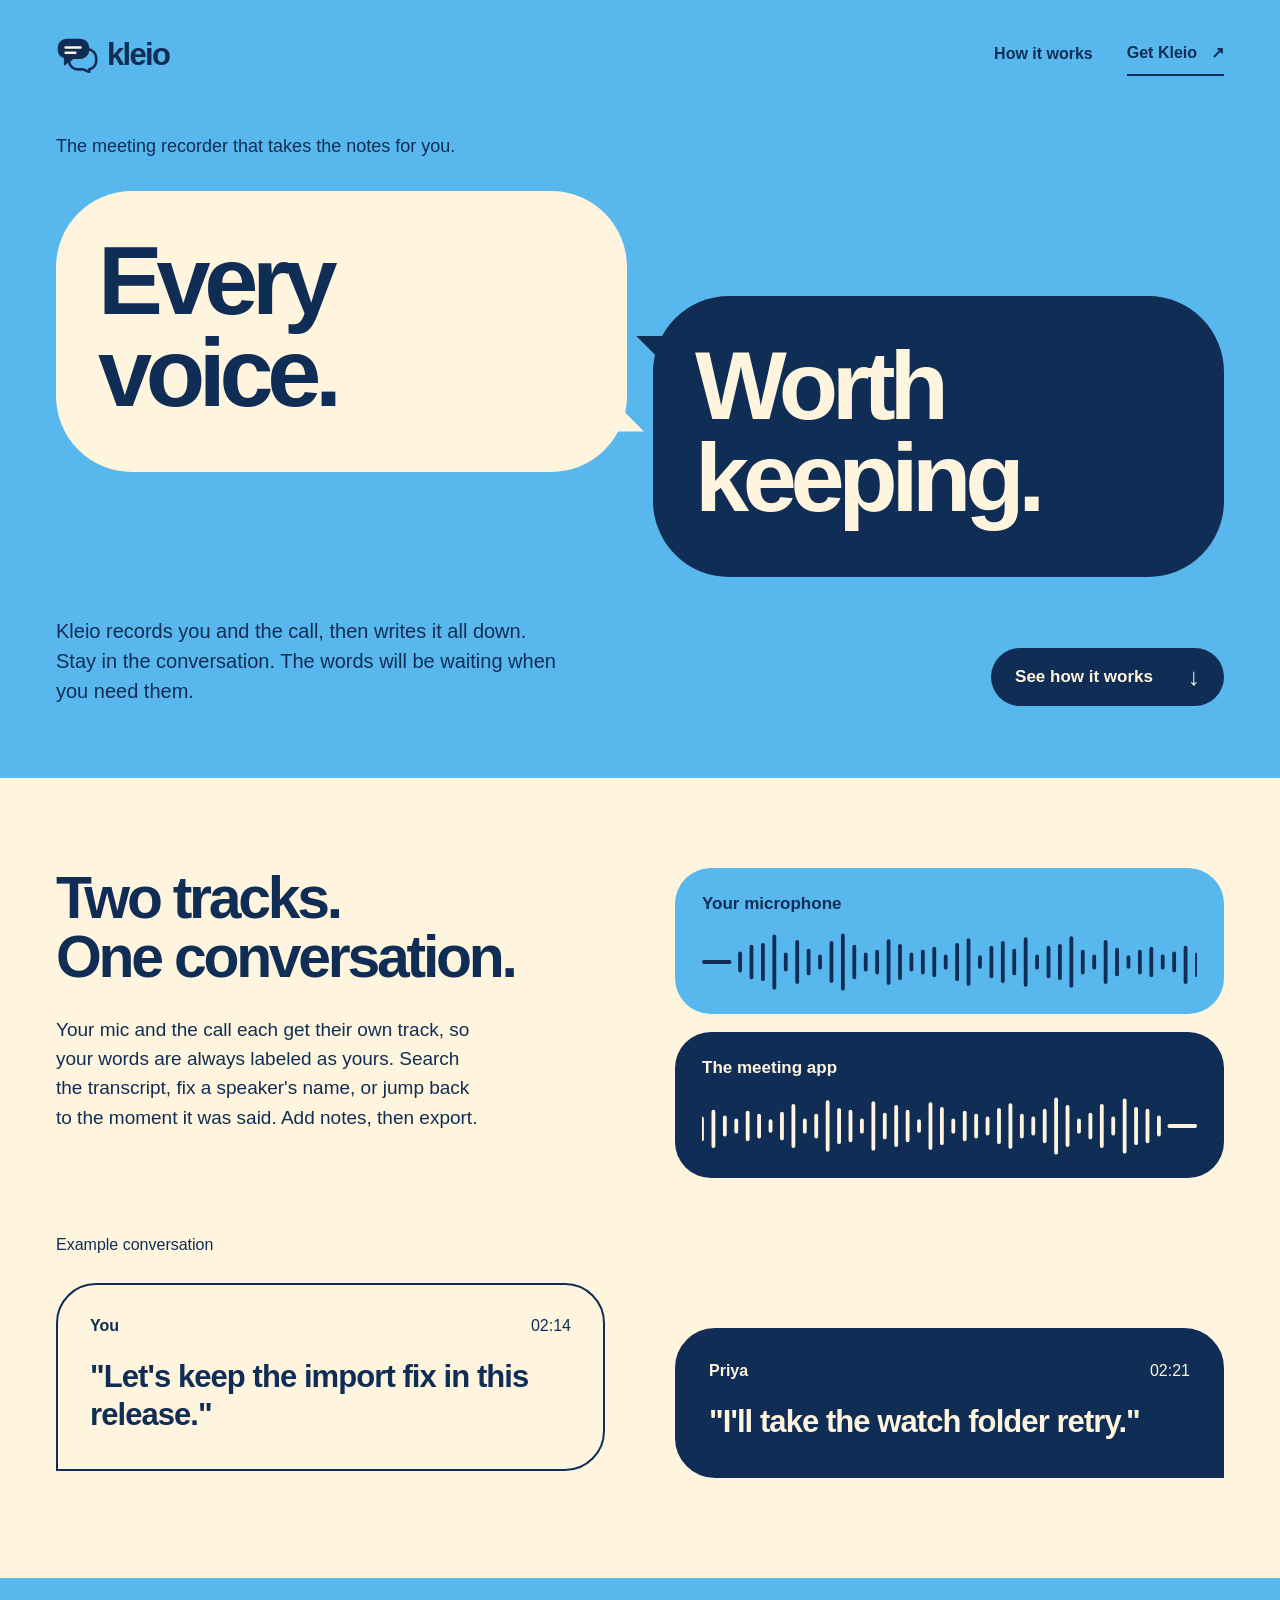
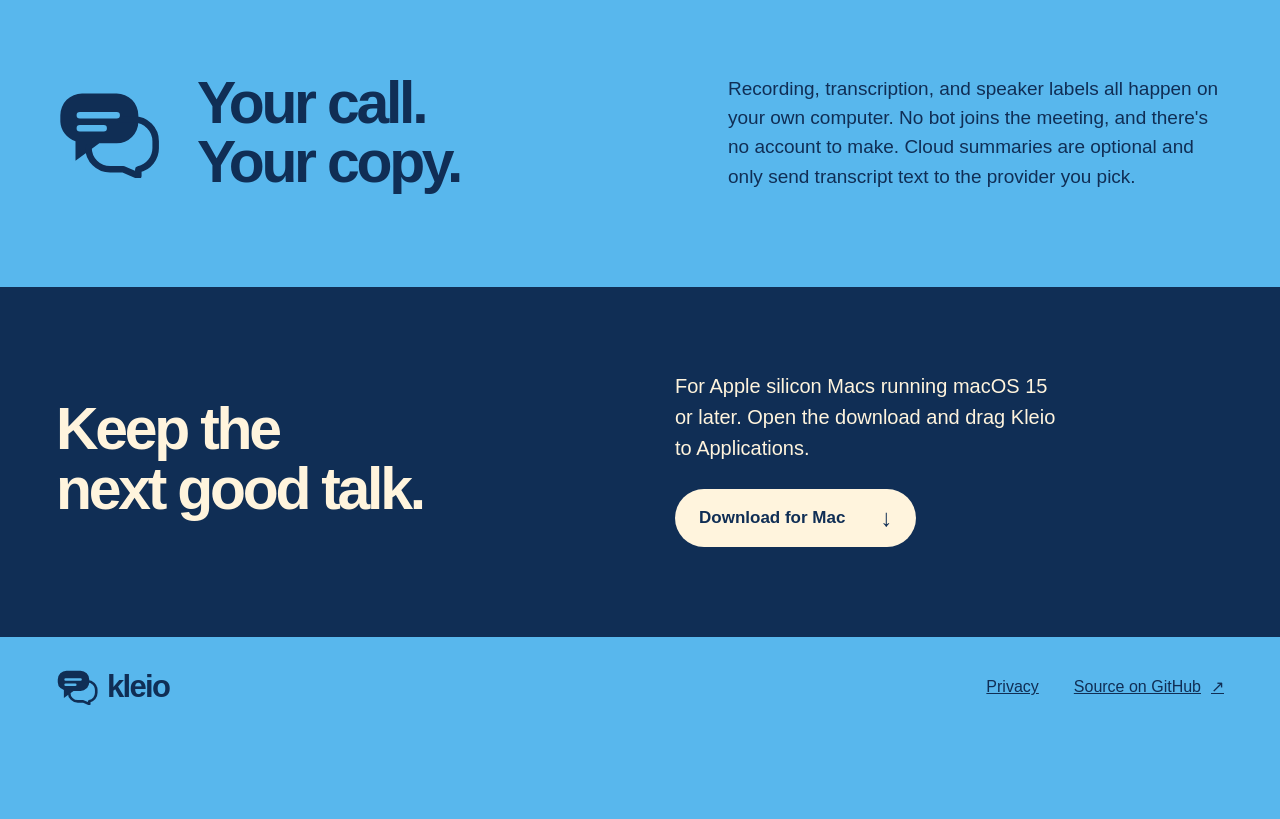
<file: website/index.html>
<!doctype html>
<html lang="en">
<head>
<meta charset="utf-8">
<meta name="viewport" content="width=device-width, initial-scale=1">
<title>Kleio · Every voice. Worth keeping.</title>
<meta name="description" content="Kleio records you and the call, then writes it all down. Search the transcript, fix a speaker's name, or jump back to the moment it was said. No bots, no account.">
<meta property="og:title" content="Kleio · Every voice. Worth keeping.">
<meta property="og:description" content="The meeting recorder that takes the notes for you. No bots, no account.">
<meta property="og:image" content="assets/kleio-icon.png">
<meta name="theme-color" content="#58b7ed">
<link rel="icon" type="image/svg+xml" href="assets/favicon.svg">
<link rel="icon" type="image/png" sizes="64x64" href="assets/favicon.png">
<link rel="apple-touch-icon" href="assets/apple-touch-icon.png">
<link rel="stylesheet" href="styles.css">
</head>
<body>
<a class="skip-link" href="#top">Skip to content</a>

<header class="header width">
  <a class="brand" href="#top" aria-label="Kleio home">
    <svg class="mark" viewBox="0 0 48 42" width="42" height="37" aria-hidden="true"><path d="M12 3h16a10 10 0 0 1 10 10v3a10 10 0 0 1-10 10h-8L9 34v-9A10 10 0 0 1 2 16v-3A10 10 0 0 1 12 3Z" fill="currentColor"/><path d="M30 15h6a10 10 0 0 1 10 10v3a10 10 0 0 1-8 10v3l-7-3h-6a10 10 0 0 1-10-10" fill="none" stroke="currentColor" stroke-width="3" stroke-linecap="round" stroke-linejoin="round"/><path d="M11 13h17M11 19h11" fill="none" stroke="var(--paper)" stroke-width="3" stroke-linecap="round"/></svg>
    <span>kleio</span>
  </a>
  <nav aria-label="Main navigation">
    <a href="#how">How it works</a>
    <a href="#get">Get Kleio <span aria-hidden="true">↗</span></a>
  </nav>
</header>

<main id="top">

<section class="hero width" aria-labelledby="title">
  <p class="intro">The meeting recorder that takes the notes for you.</p>
  <h1 class="title" id="title"><span class="said">Every<br>voice.</span><span class="kept">Worth<br>keeping.</span></h1>
  <div class="hero-bottom">
    <p>Kleio records you and the call, then writes it all down. Stay in the conversation. The words will be waiting when you need them.</p>
    <a class="button" href="#how">See how it works <span aria-hidden="true">↓</span></a>
  </div>
</section>

<section class="record" id="how">
  <div class="record-inner width">
    <div class="record-heading">
      <h2>Two tracks.<br>One conversation.</h2>
      <p>Your mic and the call each get their own track, so your words are always labeled as yours. Search the transcript, fix a speaker's name, or jump back to the moment it was said. Add notes, then export.</p>
    </div>
    <figure class="tracks" aria-label="Separate tracks for your microphone and the meeting app">
      <div class="track your-track"><span>Your microphone</span><svg class="wave" viewBox="0 0 520 58" fill="none" aria-hidden="true"><use href="#wave"/></svg></div>
      <div class="track their-track"><span>The meeting app</span><svg class="wave" viewBox="0 0 520 58" fill="none" aria-hidden="true"><use href="#wave"/></svg></div>
    </figure>
    <div class="example">
      <p class="example-label">Example conversation</p>
      <blockquote class="quote first-quote"><cite>You <time>02:14</time></cite><p>"Let's keep the import fix in this release."</p></blockquote>
      <blockquote class="quote second-quote"><cite>Priya <time>02:21</time></cite><p>"I'll take the watch folder retry."</p></blockquote>
    </div>
  </div>
</section>

<section class="private width" id="privacy">
  <svg class="private-mark" viewBox="0 0 48 42" width="104" height="91" aria-hidden="true"><path d="M12 3h16a10 10 0 0 1 10 10v3a10 10 0 0 1-10 10h-8L9 34v-9A10 10 0 0 1 2 16v-3A10 10 0 0 1 12 3Z" fill="currentColor"/><path d="M30 15h6a10 10 0 0 1 10 10v3a10 10 0 0 1-8 10v3l-7-3h-6a10 10 0 0 1-10-10" fill="none" stroke="currentColor" stroke-width="3" stroke-linecap="round" stroke-linejoin="round"/><path d="M11 13h17M11 19h11" fill="none" stroke="var(--sky)" stroke-width="3" stroke-linecap="round"/></svg>
  <h2>Your call.<br>Your copy.</h2>
  <p>Recording, transcription, and speaker labels all happen on your own computer. No bot joins the meeting, and there's no account to make. Cloud summaries are optional and only send transcript text to the provider you pick.</p>
</section>

<section class="get" id="get">
  <div class="get-inner width">
    <h2>Keep the<br>next good talk.</h2>
    <div>
      <p>For Apple silicon Macs running macOS 15 or later. Open the download and drag Kleio to Applications.</p>
      <a class="button build-button" href="https://github.com/dev-talix/kleio/releases/latest/download/Kleio.dmg">Download for Mac <span aria-hidden="true">↓</span></a>
    </div>
  </div>
</section>

</main>

<footer class="footer width">
  <a class="brand" href="#top" aria-label="Kleio home">
    <svg class="mark" viewBox="0 0 48 42" width="42" height="37" aria-hidden="true"><path d="M12 3h16a10 10 0 0 1 10 10v3a10 10 0 0 1-10 10h-8L9 34v-9A10 10 0 0 1 2 16v-3A10 10 0 0 1 12 3Z" fill="currentColor"/><path d="M30 15h6a10 10 0 0 1 10 10v3a10 10 0 0 1-8 10v3l-7-3h-6a10 10 0 0 1-10-10" fill="none" stroke="currentColor" stroke-width="3" stroke-linecap="round" stroke-linejoin="round"/><path d="M11 13h17M11 19h11" fill="none" stroke="var(--sky)" stroke-width="3" stroke-linecap="round"/></svg>
    <span>kleio</span>
  </a>
  <a href="#privacy">Privacy</a>
  <a href="https://github.com/dev-talix/kleio">Source on GitHub <span aria-hidden="true">↗</span></a>
</footer>

<!-- Shared waveform drawn once and reused by both tracks. -->
<svg width="0" height="0" aria-hidden="true" style="position:absolute">
  <path id="wave" d="M2 [base64]" stroke="currentColor" stroke-width="4" stroke-linecap="round"/>
</svg>
</body>
</html>
</file>
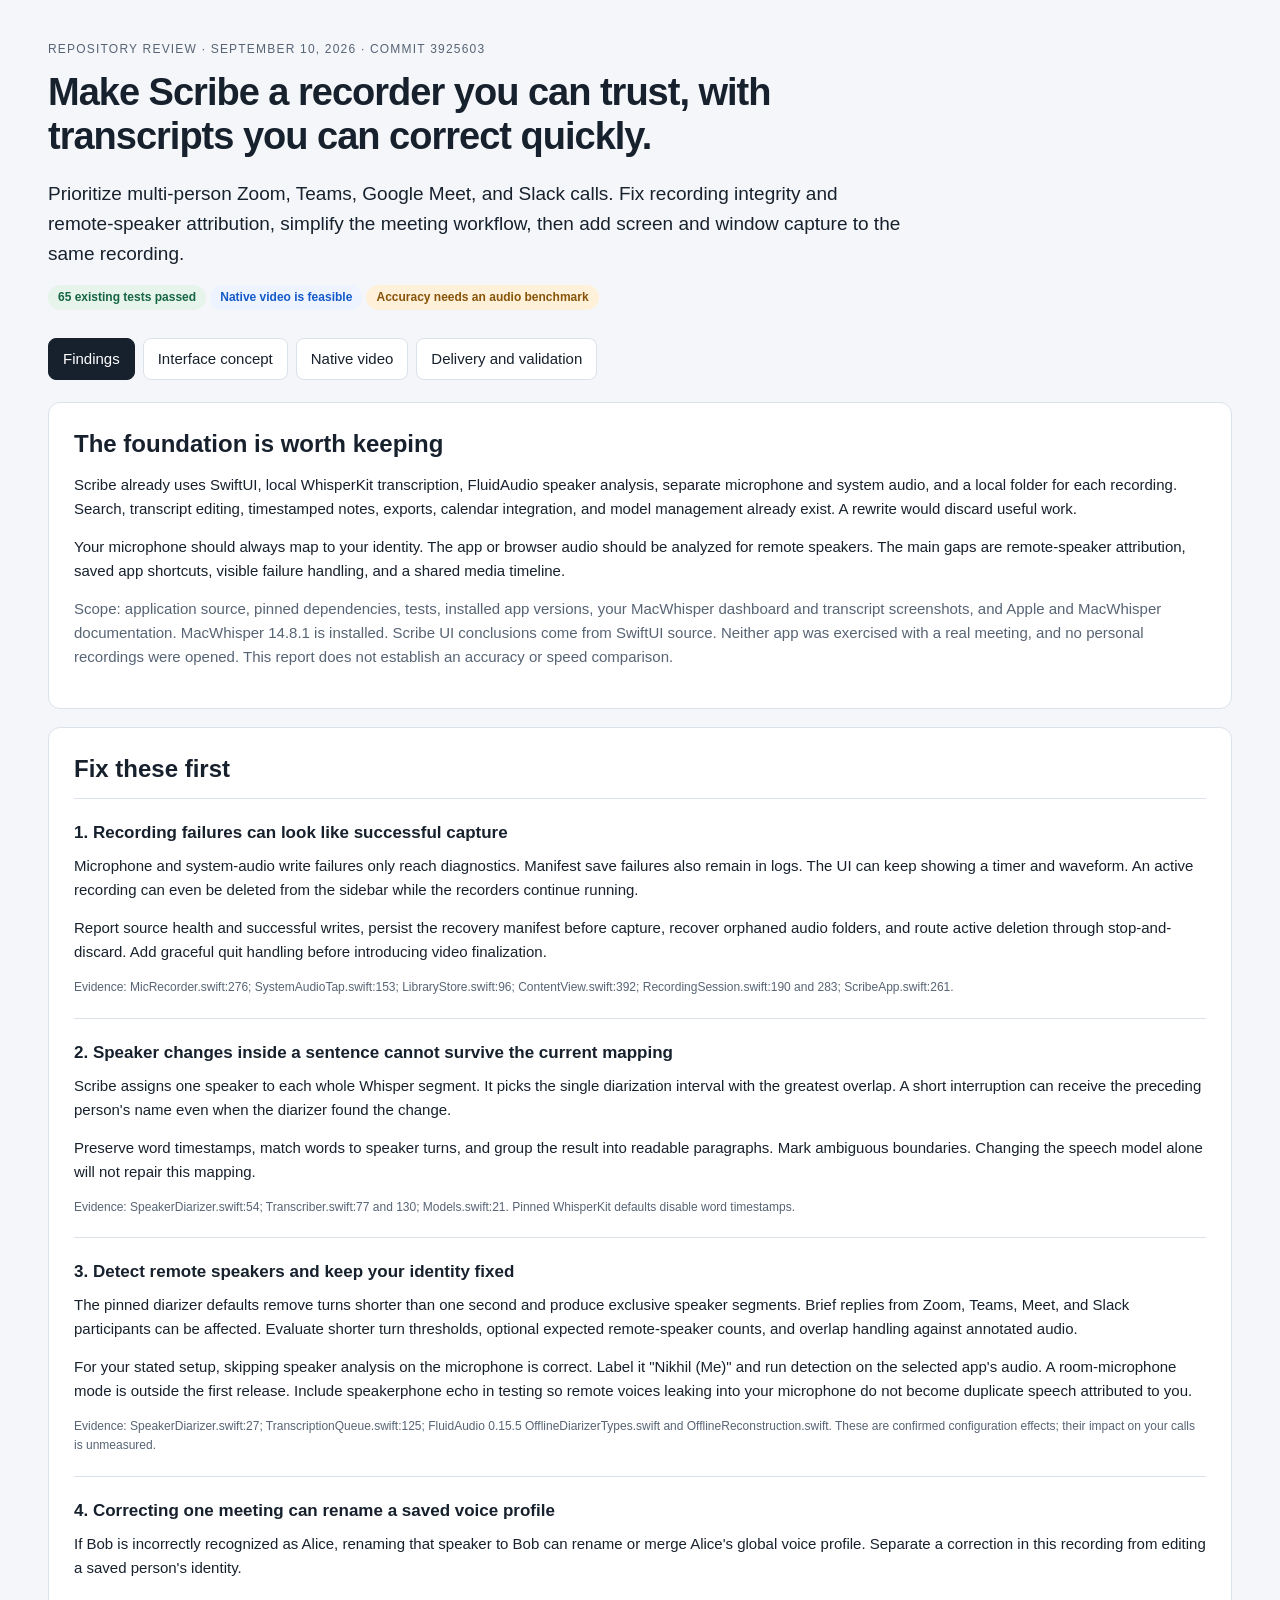
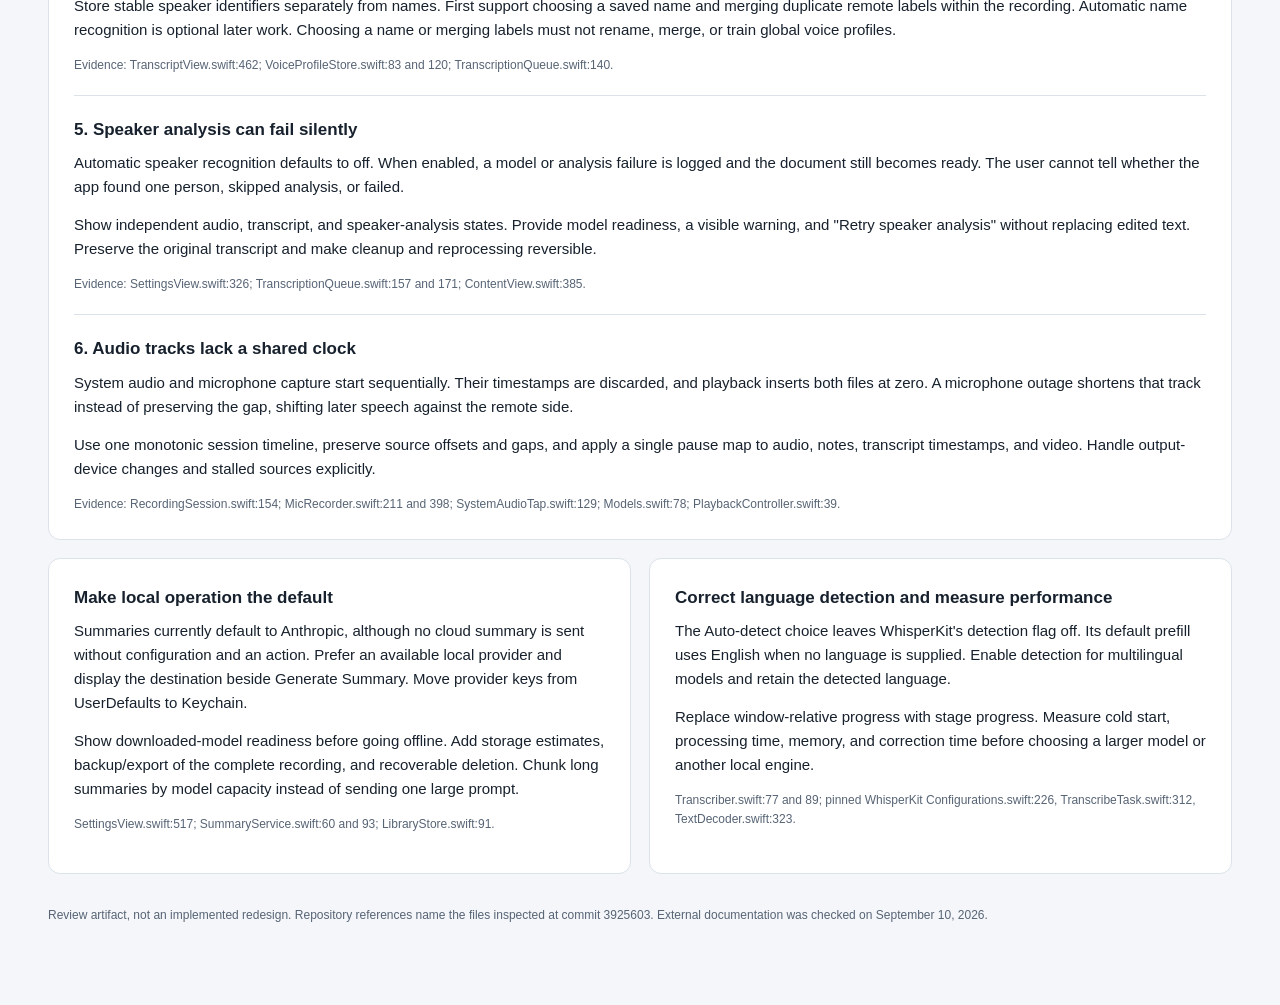
<file: docs/local-recording-review.html>
<!doctype html>
<html lang="en">
<head>
<meta charset="utf-8">
<meta name="viewport" content="width=device-width, initial-scale=1">
<title>Scribe review: meetings, speakers, and native video</title>
<style>

:root {color-scheme:light;--ink:#17212d;--muted:#576475;--border:#dce2e9;--blue:#145ac8;--pale:#edf4ff;--green:#166645;--amber:#875409}
*{box-sizing:border-box}[hidden]{display:none!important}
body{margin:0;background:#f4f6f9;color:var(--ink);font:15px/1.6 -apple-system,BlinkMacSystemFont,"Segoe UI",sans-serif}
main{max-width:1240px;margin:auto;padding:40px 28px 80px}h1{font-size:38px;line-height:1.15;letter-spacing:-1px;max-width:850px;margin:12px 0 20px}h2{font-size:24px;line-height:1.3;margin:0 0 14px}h3{font-size:17px;margin:0 0 8px}p{margin:0 0 14px}a{color:var(--blue);text-underline-offset:3px}button,select,input{font:inherit}button{cursor:pointer;border:1px solid var(--border);border-radius:8px;background:white;color:var(--ink);padding:8px 14px}button:hover{background:var(--pale)}button:disabled{cursor:default;opacity:.45}button:focus-visible,select:focus-visible,input:focus-visible,a:focus-visible{outline:3px solid #e99c22;outline-offset:3px}.muted,small{color:var(--muted)}.eyebrow{font-size:12px;text-transform:uppercase;letter-spacing:1.2px;color:var(--muted)}.lead{font-size:19px;max-width:860px}.pill{display:inline-block;border-radius:20px;padding:3px 10px;background:var(--pale);color:var(--blue);font-size:12px;font-weight:600}.pill.green{background:#e6f4ec;color:var(--green)}.pill.amber{background:#fff1d9;color:var(--amber)}.nav{display:flex;gap:8px;flex-wrap:wrap;margin:28px 0 22px}.nav button[aria-selected=true]{background:var(--ink);color:white;border-color:var(--ink)}.card{background:white;border:1px solid var(--border);border-radius:12px;padding:25px;margin:0 0 18px}.grid{display:grid;grid-template-columns:1fr 1fr;gap:18px}.grid .card{margin:0}.stack{margin-top:20px}.callout{border-left:4px solid var(--blue);background:var(--pale);padding:17px 20px;margin:20px 0}.finding{border-top:1px solid var(--border);padding:20px 0}.finding:last-child{padding-bottom:0}.finding p:last-child{margin:0}.ref{font-size:12px;overflow-wrap:anywhere;color:var(--muted)}table{border-collapse:collapse;width:100%;font-size:14px}th,td{padding:13px 12px;text-align:left;vertical-align:top;border-bottom:1px solid var(--border)}th{color:var(--muted);font-size:12px}ul,ol{padding-left:22px}li{margin:8px 0}code{font-size:12px;overflow-wrap:anywhere}.flow{display:flex;align-items:stretch;gap:10px;margin:20px 0}.flow>div{flex:1;padding:16px;border:1px solid var(--border);border-radius:9px;background:white}.flow strong{display:block;font-size:14px}.flow small{display:block;margin-top:6px}.arrow{align-self:center;color:var(--muted)}.budget{background:#f7f9fc;padding:18px;border-radius:8px}.table-wrap{overflow-x:auto}.footer{margin-top:32px;font-size:12px;color:var(--muted)}
.steps{display:flex;gap:4px;flex-wrap:wrap;margin:18px 0;background:#e8ebf1;padding:5px;border-radius:14px;width:fit-content}.steps button{background:transparent;border:0;font-size:13px;border-radius:10px}.steps button[aria-pressed=true]{background:white;box-shadow:0 1px 5px #2436541a}
.mock{--surface:#ffffff;--soft:#f0f3f9;--line:#e5e9f2;--text:#172035;--secondary:#647088;--accent:#2563de;--accent-soft:#e7efff;--glass:#f8faffb8;--green-bg:#e7f5ed;--green-text:#246441;--orange-bg:#fff1d9;--orange-text:#865709;color-scheme:light;color:var(--text);display:grid;grid-template-columns:174px minmax(0,1fr);min-height:690px;border:1px solid #dbe3f0;border-radius:27px;background:radial-gradient(ellipse at 95% 0%,#e1ebff 0%,transparent 52%),#f4f6fc;box-shadow:0 22px 65px #33508310;overflow:hidden;position:relative}
.mock[data-theme=dark]{--surface:#232731;--soft:#1b202b;--line:#343c4c;--text:#f0f3fb;--secondary:#acb5c8;--accent:#a8c5ff;--accent-soft:#283c60;--glass:#1b2332cc;--green-bg:#203c2f;--green-text:#a0dfb7;--orange-bg:#48351d;--orange-text:#f3ce95;color-scheme:dark;background:radial-gradient(ellipse at 95% 0%,#25334d 0%,transparent 52%),#171c26;border-color:#35425b}
.mock button,.mock select,.speaker-dialog button,.speaker-dialog select,.speaker-dialog input{color:var(--text);background:var(--surface);border:1px solid var(--line);border-radius:10px}.mock button:hover{background:var(--accent-soft)}.mock .muted,.mock small{color:var(--secondary)}.mock .pill{background:var(--accent-soft);color:var(--accent)}.mock .pill.green{background:var(--green-bg);color:var(--green-text)}.mock .pill.amber{background:var(--orange-bg);color:var(--orange-text)}
.sidebar{background:var(--glass);backdrop-filter:blur(22px);border-right:1px solid var(--line);padding:24px 13px;font-size:13px}.brand{font-size:23px;letter-spacing:-.8px;font-weight:750;padding:0 10px 24px}.sidebar p,.sidebar button{display:block;width:100%;text-align:left;padding:9px 12px;margin:3px 0;border:0;background:transparent}.sidebar button.selected{background:var(--accent-soft);color:var(--accent);font-weight:600}.sidebar small{display:block;font-size:10px;text-transform:uppercase;letter-spacing:.8px;margin:25px 12px 7px}.sidebar .sidebar-bottom{margin-top:45px}.workspace{padding:25px;min-width:0}.workspace h3{font-size:28px;line-height:1.2;letter-spacing:-.7px;font-weight:750}.workspace .subtitle{font-size:13px;color:var(--secondary);margin:7px 0 22px}.dashboard-toolbar{display:flex;gap:8px;align-items:center;justify-content:space-between;flex-wrap:wrap;font-size:11px;margin-bottom:24px}.dashboard-toolbar span,.dashboard-toolbar button{border:1px solid var(--line);border-radius:20px;padding:6px 11px;background:var(--glass);color:var(--secondary)}.dashboard-title{display:flex;align-items:center;justify-content:space-between;gap:12px}.group{background:var(--surface);border:1px solid var(--line);border-radius:20px;padding:17px;margin:15px 0}.group-caption{font-size:11px;color:var(--secondary);font-weight:600;letter-spacing:.4px;margin:22px 2px 9px}.shortcut-grid{display:grid;grid-template-columns:repeat(4,minmax(0,1fr));gap:10px;margin:15px 0}.shortcut-grid button{border-radius:18px;padding:15px 10px;display:flex;align-items:center;flex-direction:column;gap:10px;font-size:12px;font-weight:600;min-height:110px;box-shadow:0 3px 7px #1d315105}.app-mark{font-size:21px;font-weight:700;border-radius:13px;background:linear-gradient(145deg,#5b9bff,#2262de);color:white;width:43px;height:43px;display:grid;place-items:center;box-shadow:inset 0 1px 1px #ffffff40}.app-mark.teams{background:linear-gradient(145deg,#9995ef,#655cce)}.app-mark.slack{background:linear-gradient(145deg,#b06fa7,#7c3a78)}.app-mark.zen{background:linear-gradient(145deg,#e9a07b,#ac6045)}.app-mark.chrome{background:linear-gradient(145deg,#66bd92,#2c8b66)}.app-mark.neutral{background:var(--soft);color:var(--secondary);box-shadow:none}
.field{display:flex;justify-content:space-between;align-items:center;gap:14px;padding:13px 0;border-bottom:1px solid var(--line);font-size:13px}.field:last-child{border-bottom:0}.field select{padding:6px 9px;max-width:245px}.field small{display:block;font-size:11px}.capture-preferences{display:flex;align-items:center;gap:16px;justify-content:space-between;flex-wrap:wrap}.capture-preferences strong{font-size:13px}.capture-preferences small{display:block;font-size:11px}.video-control{display:flex;gap:12px;align-items:center}.video-control select{padding:5px 8px;font-size:12px}.switch-label{display:flex;align-items:center;gap:9px;font-size:13px;cursor:pointer}.ios-switch{appearance:none;margin:0;width:43px;height:26px;position:relative;border:0;border-radius:20px;background:#bdc5d2;cursor:pointer;flex-shrink:0}.ios-switch:before{content:'';position:absolute;width:22px;height:22px;left:2px;top:2px;border-radius:50%;background:white;box-shadow:0 1px 4px #0003;transition:transform .15s}.ios-switch:checked{background:#35a96b}.ios-switch:checked:before{transform:translateX(17px)}.history-item{background:var(--surface);border:1px solid var(--line);border-radius:18px;padding:15px;margin:10px 0}.history-item div{display:flex;justify-content:space-between;gap:12px;font-size:13px}.history-item p{font-size:13px;color:var(--secondary);margin:8px 0 0}.history-item button{font-size:12px;padding:4px 9px;margin-top:10px;color:var(--accent)}.demo-note{font-size:12px;color:var(--secondary);margin:12px 0 0}.shortcut-form{padding:15px;border:1px solid var(--line);border-radius:18px;background:var(--surface);margin:12px 0}.shortcut-form label{display:block;font-size:13px}.shortcut-form select{padding:5px;margin:10px 6px 0 0;max-width:100%}.shortcut-form button{padding:5px 10px}.mock-meta{display:flex;justify-content:space-between;gap:12px;align-items:center;flex-wrap:wrap;margin-bottom:22px;font-size:12px}.meter{width:100px;height:6px;border-radius:9px;background:linear-gradient(to right,#39a673 58%,var(--line) 58%)}.recordbar{padding:13px;background:var(--green-bg);color:var(--green-text);border-radius:13px;margin-top:18px;font-size:13px}.preview{background:var(--soft);border:1px solid var(--line);aspect-ratio:16/8;display:grid;place-items:center;text-align:center;border-radius:20px;margin-top:20px}.preview div{background:var(--surface);border:1px solid var(--line);width:70%;padding:22px;border-radius:12px}
.review-top{display:flex;justify-content:space-between;align-items:flex-start;gap:12px}.review-actions{display:flex;gap:6px;flex-wrap:wrap;margin-bottom:12px}.review-actions button{font-size:12px;padding:6px 10px}.transcript{display:grid;grid-template-columns:minmax(0,1fr) 230px;gap:17px;margin-top:14px;align-items:start}.transcript-paper{background:var(--surface);border:1px solid var(--line);border-radius:20px;padding:6px 19px}.turn{padding:12px 0;border-bottom:1px solid var(--line)}.turn:last-child{border:0}.turn-header{display:flex;align-items:center;justify-content:space-between;gap:10px}.turn-header button{border:0;background:transparent;padding:0;font-size:12px;font-weight:650;text-align:left}.turn-header strong{font-size:12px;font-weight:650}.mock[data-theme=dark] .turn-header button,.mock[data-theme=dark] .turn-header strong{filter:brightness(1.6)}.turn-header small{font-size:11px;font-variant-numeric:tabular-nums}.turn p{font-size:14px;line-height:1.6;margin:6px 0 0}.speaker-list{border:1px solid var(--line);background:var(--surface);border-radius:18px;overflow:hidden}.speaker-list-head{padding:12px 13px 9px;font-weight:650;font-size:13px}.speaker-item{padding:10px 12px;border-top:1px solid var(--line);display:flex;align-items:center;gap:7px}.speaker-dot{width:8px;height:8px;border-radius:50%;flex-shrink:0}.speaker-item .speaker-edit{flex:1;min-width:0;border:0;background:transparent;padding:0;font-size:12px;text-align:left}.speaker-item .speaker-edit small{display:block;font-size:10px}.speaker-item .more{border:0;background:var(--soft);font-size:15px;padding:0 7px;border-radius:20px}.speaker-item .fixed-person{font-size:12px;flex:1}.speaker-item .fixed-person small{display:block;font-size:10px}.inspector-tip{font-size:11px;color:var(--secondary);padding:12px 5px}.review-status{font-size:12px;line-height:1.5;border-radius:12px;padding:11px 13px;background:var(--accent-soft);color:var(--accent);margin-top:12px}.timeline{display:flex;align-items:center;gap:12px;margin-top:17px;background:var(--glass);backdrop-filter:blur(15px);border:1px solid var(--line);border-radius:30px;padding:12px 16px;font-size:11px;font-variant-numeric:tabular-nums}.wave{height:23px;flex:1;min-width:25px;border-radius:5px;background:repeating-linear-gradient(90deg,var(--accent) 0 2px,transparent 2px 5px);opacity:.25;mask-image:linear-gradient(to right,transparent,#000 15%,#000 85%,transparent)}
.speaker-dialog{--text:#172035;--surface:white;--line:#e5e9f2;--secondary:#647088;color:var(--text);background:#f6f8fc;border:1px solid #ffffffaa;box-shadow:0 25px 100px #18243940;border-radius:27px;width:min(440px,calc(100vw - 30px));padding:24px}.speaker-dialog::backdrop{background:#182b4940;backdrop-filter:blur(5px)}.speaker-dialog h3{font-size:23px;letter-spacing:-.5px}.speaker-dialog p{font-size:13px;color:var(--secondary)}.speaker-dialog label{display:block;font-size:12px;font-weight:600;margin:14px 0 6px}.speaker-dialog input,.speaker-dialog select{width:100%;padding:9px 11px;font-size:14px}.sheet-tabs{display:flex;gap:5px;background:#e9edf5;border-radius:12px;padding:4px;margin:18px 0}.sheet-tabs button{flex:1;border:0;background:transparent;font-size:13px}.sheet-tabs button[aria-pressed=true]{background:white;box-shadow:0 1px 4px #25375512}.sheet-actions{display:flex;gap:9px;justify-content:flex-end;margin-top:22px}.speaker-dialog .primary{background:#2563de;color:white;border-color:#2563de}.sheet-caption{font-size:11px!important;margin:14px 0 0!important}
@media(prefers-reduced-motion:reduce){*{transition:none!important}}@media(max-width:1080px){.transcript{grid-template-columns:minmax(0,1fr) 190px}.workspace{padding:20px}.mock{grid-template-columns:150px minmax(0,1fr)}}@media(max-width:920px){.shortcut-grid{grid-template-columns:repeat(2,minmax(0,1fr))}.transcript{grid-template-columns:1fr}.review-inspector{grid-row:1}.speaker-list{display:grid;grid-template-columns:repeat(2,minmax(0,1fr))}.speaker-list-head{grid-column:1/-1}.speaker-item{border-bottom:1px solid var(--line)}.inspector-tip{padding-bottom:0}}@media(max-width:750px){main{padding:24px 15px 50px}h1{font-size:30px}.grid{grid-template-columns:1fr}.mock{grid-template-columns:1fr}.sidebar{display:none}.workspace{padding:17px}.flow{flex-direction:column}.arrow{transform:rotate(90deg)}.field{align-items:flex-start;gap:10px;flex-wrap:wrap}.card{padding:20px}.dashboard-title{align-items:flex-start}.workspace h3{font-size:25px}.review-top{flex-wrap:wrap}.speaker-list{grid-template-columns:1fr}.review-actions{margin-top:12px}}@media print{body{background:white}.nav,.steps{display:none}.panel[hidden],.mock-state[hidden]{display:block!important}.panel{break-before:page}.card{break-inside:avoid}.mock{box-shadow:none}main{padding:0}.panel:first-of-type{break-before:auto}}
</style>
</head>
<body><main>
<div class="eyebrow">Repository review · September 10, 2026 · commit 3925603</div>
<h1>Make Scribe a recorder you can trust, with transcripts you can correct quickly.</h1>
<p class="lead">Prioritize multi-person Zoom, Teams, Google Meet, and Slack calls. Fix recording integrity and remote-speaker attribution, simplify the meeting workflow, then add screen and window capture to the same recording.</p>
<span class="pill green">65 existing tests passed</span> <span class="pill">Native video is feasible</span> <span class="pill amber">Accuracy needs an audio benchmark</span>
<nav class="nav" role="tablist" aria-label="Review sections">
<button id="tab-findings" role="tab" aria-selected="true" aria-controls="findings" data-panel="findings">Findings</button>
<button id="tab-interface" role="tab" aria-selected="false" aria-controls="interface" data-panel="interface" tabindex="-1">Interface concept</button>
<button id="tab-video" role="tab" aria-selected="false" aria-controls="video" data-panel="video" tabindex="-1">Native video</button>
<button id="tab-delivery" role="tab" aria-selected="false" aria-controls="delivery" data-panel="delivery" tabindex="-1">Delivery and validation</button>
</nav>
<section id="findings" class="panel" role="tabpanel" aria-labelledby="tab-findings">
<div class="card"><h2>The foundation is worth keeping</h2>
<p>Scribe already uses SwiftUI, local WhisperKit transcription, FluidAudio speaker analysis, separate microphone and system audio, and a local folder for each recording. Search, transcript editing, timestamped notes, exports, calendar integration, and model management already exist. A rewrite would discard useful work.</p>
<p>Your microphone should always map to your identity. The app or browser audio should be analyzed for remote speakers. The main gaps are remote-speaker attribution, saved app shortcuts, visible failure handling, and a shared media timeline.</p>
<p class="muted">Scope: application source, pinned dependencies, tests, installed app versions, your MacWhisper dashboard and transcript screenshots, and Apple and MacWhisper documentation. MacWhisper 14.8.1 is installed. Scribe UI conclusions come from SwiftUI source. Neither app was exercised with a real meeting, and no personal recordings were opened. This report does not establish an accuracy or speed comparison.</p></div>
<div class="card"><h2>Fix these first</h2>
<div class="finding"><h3>1. Recording failures can look like successful capture</h3><p>Microphone and system-audio write failures only reach diagnostics. Manifest save failures also remain in logs. The UI can keep showing a timer and waveform. An active recording can even be deleted from the sidebar while the recorders continue running.</p><p>Report source health and successful writes, persist the recovery manifest before capture, recover orphaned audio folders, and route active deletion through stop-and-discard. Add graceful quit handling before introducing video finalization.</p><p class="ref">Evidence: MicRecorder.swift:276; SystemAudioTap.swift:153; LibraryStore.swift:96; ContentView.swift:392; RecordingSession.swift:190 and 283; ScribeApp.swift:261.</p></div>
<div class="finding"><h3>2. Speaker changes inside a sentence cannot survive the current mapping</h3><p>Scribe assigns one speaker to each whole Whisper segment. It picks the single diarization interval with the greatest overlap. A short interruption can receive the preceding person's name even when the diarizer found the change.</p><p>Preserve word timestamps, match words to speaker turns, and group the result into readable paragraphs. Mark ambiguous boundaries. Changing the speech model alone will not repair this mapping.</p><p class="ref">Evidence: SpeakerDiarizer.swift:54; Transcriber.swift:77 and 130; Models.swift:21. Pinned WhisperKit defaults disable word timestamps.</p></div>
<div class="finding"><h3>3. Detect remote speakers and keep your identity fixed</h3><p>The pinned diarizer defaults remove turns shorter than one second and produce exclusive speaker segments. Brief replies from Zoom, Teams, Meet, and Slack participants can be affected. Evaluate shorter turn thresholds, optional expected remote-speaker counts, and overlap handling against annotated audio.</p><p>For your stated setup, skipping speaker analysis on the microphone is correct. Label it "Nikhil (Me)" and run detection on the selected app's audio. A room-microphone mode is outside the first release. Include speakerphone echo in testing so remote voices leaking into your microphone do not become duplicate speech attributed to you.</p><p class="ref">Evidence: SpeakerDiarizer.swift:27; TranscriptionQueue.swift:125; FluidAudio 0.15.5 OfflineDiarizerTypes.swift and OfflineReconstruction.swift. These are confirmed configuration effects; their impact on your calls is unmeasured.</p></div>
<div class="finding"><h3>4. Correcting one meeting can rename a saved voice profile</h3><p>If Bob is incorrectly recognized as Alice, renaming that speaker to Bob can rename or merge Alice's global voice profile. Separate a correction in this recording from editing a saved person's identity.</p><p>Store stable speaker identifiers separately from names. First support choosing a saved name and merging duplicate remote labels within the recording. Automatic name recognition is optional later work. Choosing a name or merging labels must not rename, merge, or train global voice profiles.</p><p class="ref">Evidence: TranscriptView.swift:462; VoiceProfileStore.swift:83 and 120; TranscriptionQueue.swift:140.</p></div>
<div class="finding"><h3>5. Speaker analysis can fail silently</h3><p>Automatic speaker recognition defaults to off. When enabled, a model or analysis failure is logged and the document still becomes ready. The user cannot tell whether the app found one person, skipped analysis, or failed.</p><p>Show independent audio, transcript, and speaker-analysis states. Provide model readiness, a visible warning, and "Retry speaker analysis" without replacing edited text. Preserve the original transcript and make cleanup and reprocessing reversible.</p><p class="ref">Evidence: SettingsView.swift:326; TranscriptionQueue.swift:157 and 171; ContentView.swift:385.</p></div>
<div class="finding"><h3>6. Audio tracks lack a shared clock</h3><p>System audio and microphone capture start sequentially. Their timestamps are discarded, and playback inserts both files at zero. A microphone outage shortens that track instead of preserving the gap, shifting later speech against the remote side.</p><p>Use one monotonic session timeline, preserve source offsets and gaps, and apply a single pause map to audio, notes, transcript timestamps, and video. Handle output-device changes and stalled sources explicitly.</p><p class="ref">Evidence: RecordingSession.swift:154; MicRecorder.swift:211 and 398; SystemAudioTap.swift:129; Models.swift:78; PlaybackController.swift:39.</p></div>
</div>
<div class="grid"><div class="card"><h3>Make local operation the default</h3><p>Summaries currently default to Anthropic, although no cloud summary is sent without configuration and an action. Prefer an available local provider and display the destination beside Generate Summary. Move provider keys from UserDefaults to Keychain.</p><p>Show downloaded-model readiness before going offline. Add storage estimates, backup/export of the complete recording, and recoverable deletion. Chunk long summaries by model capacity instead of sending one large prompt.</p><p class="ref">SettingsView.swift:517; SummaryService.swift:60 and 93; LibraryStore.swift:91.</p></div>
<div class="card"><h3>Correct language detection and measure performance</h3><p>The Auto-detect choice leaves WhisperKit's detection flag off. Its default prefill uses English when no language is supplied. Enable detection for multilingual models and retain the detected language.</p><p>Replace window-relative progress with stage progress. Measure cold start, processing time, memory, and correction time before choosing a larger model or another local engine.</p><p class="ref">Transcriber.swift:77 and 89; pinned WhisperKit Configurations.swift:226, TranscribeTask.swift:312, TextDecoder.swift:323.</p></div></div>
</section>
<section id="interface" class="panel" role="tabpanel" aria-labelledby="tab-interface" hidden>
<div class="card"><h2>An iOS-inspired interface, built for the Mac</h2><p>Use grouped surfaces, rounded controls, a clear type hierarchy, subtle translucent navigation, and light and dark appearances. Keep a Mac sidebar and keyboard support. The MacWhisper screenshots establish useful interactions; Scribe should have its own visual design.</p><p>The dashboard keeps app shortcuts and an explicit video switch. Your microphone always maps to Nikhil (Me). Browser recording intentionally includes all audible tabs. Remote speakers get neutral labels first; assigning names is optional.</p><p>The transcript view should make duplicate labels easy to correct. Choose an existing saved person or enter a name, merge another remote label into it, and undo if needed. For a one-to-one call, combine all remote labels in one action or choose one other person before recording.</p><p class="ref">Reference: both user-provided MacWhisper screenshots and the agreed workflow. This is an interactive design concept, not implemented application behavior.</p></div>
<p class="muted">Interactive concept with invented meetings. Try the video switch and app shortcuts, then open Review transcript to rename, merge, and undo speaker changes. No audio or video is captured.</p>
<div class="steps" aria-label="Concept stage"><button data-stage="dashboard" aria-pressed="true">Dashboard</button><button data-stage="setup" aria-pressed="false">Recording options</button><button data-stage="capture" aria-pressed="false">During recording</button><button data-stage="review" aria-pressed="false">Review transcript</button></div>
<div class="mock" id="app-concept" data-theme="light"><aside class="sidebar"><div class="brand">Scribe</div><button class="selected" data-nav="dashboard">Home</button><p>Queue</p><small>Library</small><p>Meetings</p><p>Imports</p><p>Recently deleted</p><small>People</small><p>Nikhil (Me)</p><p>Alex</p><p>Sam</p><p class="sidebar-bottom">Settings</p></aside><div class="workspace">
<div id="dashboard" class="mock-state"><div class="dashboard-toolbar"><span>Whisper · On device</span><span>Auto language</span><button id="theme-toggle" aria-label="Switch concept to dark appearance">Dark appearance</button></div><div class="dashboard-title"><h3>Record a conversation</h3><span class="pill green">Local</span></div><p class="subtitle">Choose where your meeting is happening.</p>
<div class="shortcut-grid" id="shortcut-grid"><button data-app="Zoom"><span class="app-mark">Z</span>Zoom</button><button data-app="Teams"><span class="app-mark teams">T</span>Teams</button><button data-app="Slack"><span class="app-mark slack">S</span>Slack</button><button data-app="Zen Browser" data-browser="true"><span class="app-mark zen">Z</span>Zen Browser</button><button data-app="Chrome" data-browser="true"><span class="app-mark chrome">C</span>Chrome</button><button data-app="Safari" data-browser="true"><span class="app-mark">S</span>Safari</button><button id="demo-options"><span class="app-mark neutral">≡</span>Options</button><button id="add-shortcut" aria-expanded="false" aria-controls="shortcut-form"><span class="app-mark neutral">+</span>Add app</button></div>
<form class="shortcut-form" id="shortcut-form" hidden><label for="shortcut-app">Choose an app for this concept</label><select id="shortcut-app"><option>Firefox</option><option>Edge</option></select><button type="submit">Add shortcut</button><button type="button" id="cancel-shortcut">Cancel</button></form>
<div class="group capture-preferences"><div><strong>Microphone · Nikhil (Me)</strong><small>Remote speakers detected separately</small></div><div class="video-control"><label class="switch-label" for="video-enabled">Video<input class="ios-switch" id="video-enabled" type="checkbox" role="switch"></label><select id="video-target" aria-label="Video source" hidden><option value="window">Window</option><option value="display">Display</option></select></div></div><p id="shortcut-feedback" class="demo-note" aria-live="polite">Audio from the selected app, including all tabs when using a browser.</p>
<div class="group-caption">RECENT MEETINGS</div><article class="history-item"><div><strong>Product planning</strong><small>Zen Browser · 42 min</small></div><p>Review speaker labels and the decisions from today's call.</p><button data-nav="review">Review transcript</button></article><article class="history-item"><div><strong>Engineering check-in</strong><small>Slack · 18 min</small></div><p>Microphone and call audio saved on this Mac.</p></article></div>
<div id="setup" class="mock-state" hidden><div class="mock-meta"><span>Recording options</span><span class="pill green">Ready offline</span></div><h3>Your meeting defaults</h3><p class="subtitle">App shortcuts use these settings.</p><div class="group"><div class="field"><span>Microphone identity</span><strong>Nikhil (Me)</strong></div><div class="field"><span>Microphone input</span><span>Saved preferred microphone</span></div><div class="field"><label for="remote-count">Other people on the call<small>Excludes you</small></label><select id="remote-count"><option value="auto">Detect automatically</option><option value="one">One other person</option></select></div><div class="field"><span>Participant names</span><span>Choose saved names after recording</span></div><div class="field"><label for="capture-mode">Capture</label><select id="capture-mode"><option value="audio">Audio only</option><option value="window">Audio + window video</option><option value="display">Audio + display video</option></select></div></div><div id="capture-hint" class="recordbar" aria-live="polite">Your microphone and remote audio are saved separately.</div><p class="demo-note">One other person assigns all remote speech to one participant. You can correct this afterward.</p></div>
<div id="capture" class="mock-state" hidden><div class="mock-meta"><span class="pill amber">Recording concept · 12:34</span><button id="demo-stop">Stop demo</button></div><h3 id="capture-title">Meeting · Zoom</h3><div id="capture-video-preview" class="preview" hidden><div id="capture-video-label">Chosen meeting window preview</div></div><div class="group"><div class="field"><span>Nikhil (Me) · Microphone</span><div class="meter"></div></div><div class="field"><span id="remote-label">Zoom · Remote speakers</span><div class="meter"></div></div><div class="field"><span>Speaker labels</span><span id="capture-speakers">Detected after recording</span></div></div><div id="capture-status" class="recordbar">Audio saving · Video off · 96 GB free</div><p id="capture-source-note" class="demo-note">Selected app audio.</p><p class="demo-note">Simulated capture. No microphone, app, or screen is being recorded.</p></div>
<div id="review" class="mock-state" hidden><div class="mock-meta"><span>Zen Browser · Today, 14:30</span><span class="pill green">Saved on this Mac</span></div><div class="review-top"><div><h3>Product planning</h3><p class="subtitle">Transcript · <span id="speaker-count">4 remote labels + you</span></p></div><div class="review-actions"><button id="merge-all">Only one other person</button><button id="undo-speakers" disabled>Undo</button><button id="reset-speakers">Reset demo</button></div></div>
<div class="transcript"><div class="transcript-paper" id="transcript-turns"></div><aside class="review-inspector"><div class="speaker-list" id="speaker-list"></div><p class="inspector-tip">Click a name to rename it or choose a saved person. Use ⋯ or right-click to merge labels.</p></aside></div><div id="review-status" class="review-status" role="status">Example: one remote person split into four labels. Try naming Speaker 1, then merging the duplicates.</div><div class="timeline"><span>Audio · 00:00</span><div class="wave" aria-hidden="true"></div><span>42:08 · 1×</span></div></div>
</div>
<dialog class="speaker-dialog" id="speaker-dialog" aria-labelledby="speaker-dialog-title"><h3 id="speaker-dialog-title">Edit speaker</h3><p id="speaker-dialog-description">Changes apply to this recording.</p><div class="sheet-tabs" id="speaker-sheet-tabs"><button type="button" id="rename-mode" aria-pressed="true">Name</button><button type="button" id="merge-mode" aria-pressed="false">Merge</button></div><form id="speaker-form"><div id="speaker-rename-fields"><label for="saved-person">Use a saved person</label><select id="saved-person"><option value="">Choose a person</option><option value="alex">Alex</option><option value="sam">Sam</option><option value="jordan">Jordan</option></select><label for="speaker-name">Name in this recording</label><input id="speaker-name" autocomplete="off" maxlength="80" required><p class="sheet-caption">A saved name labels this recording. It does not retrain or rename a saved voice profile.</p></div><div id="speaker-merge-fields" hidden><label for="merge-target">Merge into</label><select id="merge-target"></select><p class="sheet-caption" id="merge-caption">All transcript turns and their linked audio times will use the chosen speaker. You can undo this.</p></div><div class="sheet-actions"><button type="button" id="cancel-speaker">Cancel</button><button type="submit" class="primary" id="save-speaker">Save name</button></div></form></dialog>
</div>
<div class="callout">Microphone → Nikhil (Me). Selected app or browser audio → remote speaker detection. Optional selected window or display → video on the same timeline.</div>
<div class="card"><h3>Saved shortcuts need reliable app selection</h3><p>Persist the app's bundle identity and recording preferences. Resolve its current audio processes at recording time, including helper processes where needed. Never save a process ID as the permanent shortcut target. If the app is closed, offer to open it; if capture is unavailable, show that state instead of silently recording every app.</p><p>Core Audio supports tapping a selected process or group of processes. The existing global tap can be extended for app selection. On macOS 26, bundle-ID selection and process restoration are available; retain a process-resolution path for the app's macOS 15 minimum. <a href="https://developer.apple.com/documentation/coreaudio/catapdescription">Apple's audio tap API</a>.</p><p>Scribe's automatic detection lists currently omit Slack and Zen Browser. Manual global recording can still capture their sound. Add these to the detection tests and use saved app targets for manual shortcuts instead of relying on a fixed conferencing-app list.</p><p class="ref">AudioProcessMonitor.swift:6 and 15; SystemAudioTap.swift:64. App bundle-ID tap availability verified in the installed CATapDescription.h.</p></div>
<div class="card"><h3>Agreed browser scope</h3><p>Record audio from the selected browser, including all audible tabs, plus your microphone. Tab isolation and browser extensions are outside the requested scope. Show the source as browser audio in the recording controls.</p><p>The video switch controls whether to save video. When enabled, use the native picker for a window or display. Resolve the current target rather than relying on a saved window identifier.</p></div>
<div class="card"><h3>Speaker correction contract</h3><ul><li>Show remote labels as Speaker 1, Speaker 2, and so on. Do not present a detected label count as a verified count of people.</li><li>Click a speaker label to rename it or choose a saved person. Apply the label consistently to every assigned turn.</li><li>Merge one remote label into another, including when the destination has a saved name. Support both an explicit menu button and a right-click action.</li><li>Offer one action to combine all remote labels when there was only one other person. The microphone is excluded from both the source and destination of every remote merge.</li><li>Update transcript labels, timeline labels, search, and future exports together. Preserve all words, timestamps, and original media. A merge changes attribution, not the audio itself.</li><li>Provide undo and keep the original detected assignments. Corrections must survive a speaker-analysis retry unless the user chooses to replace them.</li><li>Keep the saved people list separate from acoustic voice models. Choosing a saved name or merging transcript labels must not alter stored voice profiles.</li></ul><p>Before recording, an optional One other person setting can assign all remote speech to one participant without clustering. Auto remains available for calls with several participants. The first release prioritizes consistent grouping and quick corrections; automatic names can follow.</p></div>
<p>Your screenshot has Parakeet v3 selected. Scribe currently transcribes through WhisperKit. Include Parakeet in the local-engine benchmark before attributing all speed or accuracy differences to capture or interface design.</p>
<p>MacWhisper's documented speaker controls include renaming, merging, colors, and number-key reassignment. Those correction tools are a useful benchmark. Its support articles predate the installed version, so an exact comparison should use MacWhisper 14.8.1 on the same audio. <a href="https://docs.macwhisper.com/article/32-automatic-speaker-recognition-in-macwhisper">MacWhisper speaker controls</a>.</p>
</section>
<section id="video" class="panel" role="tabpanel" aria-labelledby="tab-video" hidden>
<div class="card"><h2>Native screen recording fits this app</h2><p>Use ScreenCaptureKit for a selected window or display, Apple's content-sharing picker for selection, and AVFoundation for recording and playback. Scribe already targets macOS 15, which supports direct file recording through SCRecordingOutput and microphone capture in ScreenCaptureKit. <a href="https://developer.apple.com/videos/play/wwdc2024/10088/">Apple's capture and recording API walkthrough</a>.</p><p>Explicit selection through SCContentSharingPicker grants capture of that selection for the session and provides system recording controls. Keep automatic audio recording separate from screen selection; do not silently expand an audio session to video. <a href="https://developer.apple.com/videos/play/wwdc2023/10053/">Apple's picker and permission explanation</a>.</p></div>
<div class="flow" aria-label="Proposed recording architecture"><div><strong>Native selection</strong><small>Window or display<br>Microphone and call source</small></div><span class="arrow">→</span><div><strong>RecordingSession</strong><small>One clock and pause map<br>Capture health and finalization</small></div><span class="arrow">→</span><div><strong>Local recording folder</strong><small>Separate audio, video segments<br>Atomic manifest and transcript</small></div><span class="arrow">→</span><div><strong>One player</strong><small>Video, transcript and notes<br>Seek together</small></div></div>
<div class="grid"><div class="card"><h3>Keep the first release focused</h3><ul><li>One display or one window, with optional microphone and call audio.</li><li>1080p, 30 fps, SDR H.264 as a practical starting preset. Confirm text readability on Retina screens.</li><li>Native preview, visible recording state, pause/resume, stop, and save status.</li><li>Audio tracks remain available independently for transcription and correction.</li><li>Video playback uses the transcript's existing timestamps and notes.</li><li>Export video and captions. Keep recording metadata in the same library item.</li></ul><p class="muted">Defer camera overlays, automatic zoom, a full editing timeline, HDR, and automatic screen recording.</p></div>
<div class="card"><h3>The difficult part is continuity</h3><p>A single unfinished MP4 cannot inherit the current CAF recovery promise. Use finalized video segments and an atomic manifest, or prove a fragmented-container recovery strategy through fault tests.</p><p>The installed SDK warns that updating stream configuration stops SCRecordingOutput recording. Pause, source switches, and resolution changes need deliberate handling. Prototype direct output first; use AVAssetWriter if timing control and recovery require it.</p><p>Test window closure, minimization, display removal, sleep/wake, revoked capture, output-device changes, disk pressure, and quit during finalization.</p></div></div>
<div class="card stack"><h3>Extend the existing code</h3><p>Add a focused ScreenRecorder owned by RecordingSession. Extend ScribeDocument with optional video assets and timeline metadata while preserving existing document decoding. Extend PlaybackController's AVMutableComposition and expose its player to an AVKit video view. Keep transcription reading the separate audio files.</p><p>Compare two capture paths in the prototype: existing audio plus ScreenCaptureKit video with clock mapping, or separate screen, microphone, and system outputs from one SCStream. The latter supplies a common capture clock but needs device-recovery evaluation. Do not keep duplicate audio capture paths active in the same session.</p><p>A selected window controls video, not necessarily audio. The current Core Audio tap records the whole Mac. Add an explicit app-audio choice; browser process audio can include other tabs. Neither app-level audio capture nor a video window provides one track per remote participant.</p><p class="ref">Likely files: new ScreenRecorder.swift; RecordingSession.swift; SystemAudioTap.swift; Models.swift; LibraryStore.swift; PlaybackController.swift; RecordingView.swift; ContentView.swift; TranscriptView.swift; ScribeApp.swift. Relevant APIs also verified in the installed Xcode ScreenCaptureKit headers.</p></div>
<div class="budget"><label for="bitrate">Illustrative video storage at <strong id="rate-value">4</strong> Mb/s</label><input id="bitrate" type="range" min="2" max="12" value="4" style="width:100%;margin:15px 0"><p id="storage-value" aria-live="polite"></p><small>Calculated estimates, not measured Scribe output. Assumes constant video bitrate plus current 48 kHz float32 stereo system audio and mono microphone audio. Excludes container overhead and temporary exports. Actual formats and encoder bitrate vary.</small></div>
</section>
<section id="delivery" class="panel" role="tabpanel" aria-labelledby="tab-delivery" hidden>
<div class="card"><h2>Ship in this order</h2><p>Planning ranges for one experienced macOS developer. These are estimates from code review, not commitments. Hardware testing and results from the speaker benchmark may change them.</p><div class="table-wrap"><table><thead><tr><th>Work</th><th>Approximate effort</th><th>Exit condition</th></tr></thead><tbody>
<tr><td>Recording integrity</td><td>1-2 weeks</td><td>Save failures visible, active deletion protected, recovery and source-gap tests passing.</td></tr>
<tr><td>Speaker accuracy and correction</td><td>2-3 weeks</td><td>Remote word/turn alignment, saved-name selection, merge and undo, one-other-person mode, safe profile correction, and measured improvement on held-out calls.</td></tr>
<tr><td>App and browser audio shortcuts</td><td>1-2 weeks, refine after a capture spike</td><td>Zoom, Teams, Slack, Zen and other selected browsers capture the intended app audio plus the fixed microphone identity; restarts and missing sources handled.</td></tr>
<tr><td>Core interface cleanup</td><td>1-2 weeks</td><td>An iOS-inspired Mac interface with app shortcuts, video switch, grouped transcript review, speaker editing, light/dark appearance, and keyboard and accessibility checks.</td></tr>
<tr><td>Native video spike</td><td>2-4 days</td><td>Selected window/display saved locally; timing, source audio and writer choices demonstrated.</td></tr>
<tr><td>Integrated video MVP</td><td>2-3 weeks total including spike</td><td>Recording controls, library storage, synchronized playback and transcript seeking.</td></tr>
<tr><td>Video hardening</td><td>Another 2-4 weeks</td><td>Long sessions, transitions, capacity limits, interruption and recovery behavior verified.</td></tr>
</tbody></table></div><p class="muted" style="margin-top:15px">Shared timeline work overlaps recording integrity and video. Refine a combined schedule after the spike rather than adding every row mechanically.</p></div>
<div class="grid"><div class="card"><h3>Prove transcript quality</h3><p>Build the first evaluation set around Zoom, Teams, Google Meet, and Slack calls with several people. Run the same consented audio in Scribe and installed MacWhisper, retaining the microphone and remote sources. Record exact models, language settings, and speaker settings. Cover headphones, speakerphone echo, short interjections, overlapping speech, accents, and long recordings. Add shared-room cases afterward.</p><p>Measure word errors, speaker-attributed word errors, diarization errors, duplicate labels per real speaker, merge actions needed, processing time, memory, and minutes spent correcting a transcript. Tune on one set and validate on an unseen set. Neutral labels are sufficient. Evaluate automatic names separately if that feature is added.</p><p>Add deterministic tests for speaker changes inside segments, repeated intervals from one speaker, saved-name selection, chained merges, bulk remote merge, undo, unchanged microphone attribution, preserved words/timestamps, and untouched global voice profiles.</p></div>
<div class="card"><h3>Prove recording integrity</h3><p>Add controlled tests for failed manifest writes, failed audio writes, missing sources, delayed starts, gaps, pause/resume, finalization, orphan recovery, and deletion during recording. Measure audio/video drift at the start and end of a long session.</p><p>Exercise all four target apps, including native Teams and browser calls. Verify that another audible tab in the selected browser is included, while unrelated applications are excluded. Exercise Slack Huddles, headphones, USB devices, Bluetooth, output switching, sleep/wake, and display/window transitions. Use synthetic sessions and a temporary library for crash and storage-failure tests.</p><p>Verify an offline workflow after models are downloaded. Check recording, transcription, speaker analysis, playback, export, and local summaries.</p></div></div>
<div class="card stack"><h3>What was verified in this review</h3><p><code>swift test --disable-automatic-resolution</code> completed successfully. All 65 XCTest tests passed. The build reported one FluidAudio warning for an unhandled <code>benchmark.md</code> file.</p><p>The HTML concept was checked for saved-name selection, right-click merge, bulk remote merge, undo, preserved transcript text and timestamps, fixed microphone attribution, app shortcuts, and the video switch. No real-audio accuracy benchmark, native UI interaction test, screen-capture prototype, or long-session hardware test was run. App source, settings, and installed applications were not changed. The only repository addition is this report.</p></div>
</section>
<div class="footer">Review artifact, not an implemented redesign. Repository references name the files inspected at commit 3925603. External documentation was checked on September 10, 2026.</div>
</main>
<script>

const tabs=[...document.querySelectorAll('[data-panel]')];
function selectPanel(tab){tabs.forEach(t=>{const selected=t===tab;t.setAttribute('aria-selected',String(selected));t.tabIndex=selected?0:-1;document.getElementById(t.dataset.panel).hidden=!selected;});}
tabs.forEach((tab,i)=>{tab.addEventListener('click',()=>selectPanel(tab));tab.addEventListener('keydown',e=>{let next;if(e.key==='ArrowRight')next=(i+1)%tabs.length;if(e.key==='ArrowLeft')next=(i+tabs.length-1)%tabs.length;if(e.key==='Home')next=0;if(e.key==='End')next=tabs.length-1;if(next!==undefined){e.preventDefault();selectPanel(tabs[next]);tabs[next].focus();}});});
function showStage(stage){document.querySelectorAll('[data-stage]').forEach(b=>b.setAttribute('aria-pressed',String(b.dataset.stage===stage)));document.querySelectorAll('.mock-state').forEach(s=>s.hidden=s.id!==stage);}
document.querySelectorAll('[data-stage]').forEach(button=>button.addEventListener('click',()=>showStage(button.dataset.stage)));
document.querySelectorAll('[data-nav]').forEach(button=>button.addEventListener('click',()=>showStage(button.dataset.nav)));
document.getElementById('theme-toggle').addEventListener('click',e=>{const app=document.getElementById('app-concept');const dark=app.dataset.theme!=='dark';app.dataset.theme=dark?'dark':'light';e.target.textContent=dark?'Light appearance':'Dark appearance';e.target.setAttribute('aria-label','Switch concept to '+(dark?'light':'dark')+' appearance');});
function syncVideoControls(){const on=document.getElementById('video-enabled').checked;const target=document.getElementById('video-target');target.hidden=!on;const mode=on?target.value:'audio';document.getElementById('capture-mode').value=mode;document.getElementById('capture-hint').textContent=on?'Record audio and the chosen '+target.value+' on one timeline.':'Your microphone and remote audio are saved separately.';return mode;}
document.getElementById('video-enabled').addEventListener('change',syncVideoControls);document.getElementById('video-target').addEventListener('change',syncVideoControls);
document.getElementById('capture-mode').addEventListener('change',e=>{document.getElementById('video-enabled').checked=e.target.value!=='audio';if(e.target.value!=='audio')document.getElementById('video-target').value=e.target.value;syncVideoControls();});
document.getElementById('shortcut-grid').addEventListener('click',e=>{const button=e.target.closest('[data-app]');if(!button)return;const app=button.dataset.app;const mode=syncVideoControls();document.getElementById('capture-title').textContent='Meeting · '+app;document.getElementById('remote-label').textContent=app+' · Remote audio';document.getElementById('capture-video-preview').hidden=mode==='audio';document.getElementById('capture-video-label').textContent=mode==='display'?'Chosen display preview':'Chosen meeting window preview';document.getElementById('capture-status').textContent=mode==='audio'?'Audio saving · Video off · 96 GB free':'Audio saving · Video saving · 96 GB free';document.getElementById('capture-source-note').textContent=button.dataset.browser?'Browser audio · All audible tabs included':'Selected app audio · '+app;document.getElementById('capture-speakers').textContent=document.getElementById('remote-count').value==='one'?'One remote participant + you':'Remote labels detected after recording';showStage('capture');});
document.getElementById('demo-stop').addEventListener('click',()=>showStage('dashboard'));document.getElementById('demo-options').addEventListener('click',()=>showStage('setup'));
function setShortcutForm(open){document.getElementById('shortcut-form').hidden=!open;document.getElementById('add-shortcut').setAttribute('aria-expanded',String(open));if(open)document.getElementById('shortcut-app').focus();}
document.getElementById('add-shortcut').addEventListener('click',()=>setShortcutForm(true));document.getElementById('cancel-shortcut').addEventListener('click',()=>setShortcutForm(false));
document.getElementById('shortcut-form').addEventListener('submit',e=>{e.preventDefault();const app=document.getElementById('shortcut-app').value;const grid=document.getElementById('shortcut-grid');if(![...grid.querySelectorAll('[data-app]')].some(b=>b.dataset.app===app)){const button=document.createElement('button');button.dataset.app=app;button.dataset.browser='true';const mark=document.createElement('span');mark.className='app-mark neutral';mark.textContent=app[0];button.append(mark,document.createTextNode(app));grid.insertBefore(button,document.getElementById('add-shortcut'));}document.getElementById('shortcut-feedback').textContent=app+' shortcut added to this concept. Browser audio includes all audible tabs.';setShortcutForm(false);});
const savedPeople=[{id:'alex',name:'Alex'},{id:'sam',name:'Sam'},{id:'jordan',name:'Jordan'}];
const initialSpeakers=[{id:'me',name:'Nikhil (Me)',color:'#3973c0'},{id:'s1',name:'Speaker 1',color:'#986230'},{id:'s2',name:'Speaker 2',color:'#9258b1'},{id:'s3',name:'Speaker 3',color:'#287c6b'},{id:'s4',name:'Speaker 4',color:'#ad5464'}];
const initialTurns=[{id:'t1',speaker:'s1',time:'00:00',text:'Could we review the recording flow today?'},{id:'t2',speaker:'me',time:'00:04',text:'Yes. I want to keep the app selection simple.'},{id:'t3',speaker:'s2',time:'00:08',text:'That makes sense. The browser shortcut should cover web meetings.'},{id:'t4',speaker:'me',time:'00:13',text:'And video should stay optional.'},{id:'t5',speaker:'s3',time:'00:16',text:'Agreed. We can start with one window or a display.'},{id:'t6',speaker:'s4',time:'00:21',text:'Let us test the pause and resume behavior as well.'},{id:'t7',speaker:'s1',time:'00:26',text:'I can take that on before Friday.'}];
let speakerState={speakers:structuredClone(initialSpeakers),turns:structuredClone(initialTurns)};let speakerUndo=[];let editingSpeaker=null;let sheetMode='rename';let mergeAll=false;
const dialog=document.getElementById('speaker-dialog');
function speakerLabel(id){return speakerState.speakers.find(s=>s.id===id);}
function renderSpeakers(){const list=document.getElementById('speaker-list');list.replaceChildren();const head=document.createElement('div');head.className='speaker-list-head';head.textContent='People in this recording';list.append(head);for(const speaker of speakerState.speakers){const row=document.createElement('div');row.className='speaker-item';const dot=document.createElement('span');dot.className='speaker-dot';dot.style.background=speaker.color;row.append(dot);const name=document.createElement(speaker.id==='me'?'div':'button');name.className=speaker.id==='me'?'fixed-person':'speaker-edit';name.textContent=speaker.name;const detail=document.createElement('small');detail.textContent=speaker.id==='me'?'Microphone · Fixed identity':speakerState.turns.filter(t=>t.speaker===speaker.id).length+' '+(speakerState.turns.filter(t=>t.speaker===speaker.id).length===1?'turn':'turns');name.append(detail);row.append(name);if(speaker.id!=='me'){name.dataset.speaker=speaker.id;name.addEventListener('click',()=>openSpeaker(speaker.id,'rename'));name.addEventListener('contextmenu',e=>{e.preventDefault();openSpeaker(speaker.id,'merge');});const more=document.createElement('button');more.className='more';more.textContent='⋯';more.setAttribute('aria-label','Merge '+speaker.name);more.addEventListener('click',()=>openSpeaker(speaker.id,'merge'));row.append(more);}list.append(row);}const paper=document.getElementById('transcript-turns');paper.replaceChildren();for(const turn of speakerState.turns){const speaker=speakerLabel(turn.speaker);const row=document.createElement('div');row.className='turn';row.dataset.turn=turn.id;row.dataset.speaker=turn.speaker;const top=document.createElement('div');top.className='turn-header';const name=document.createElement(turn.speaker==='me'?'strong':'button');name.textContent=speaker.name;name.style.color=speaker.color;if(turn.speaker!=='me'){name.addEventListener('click',()=>openSpeaker(turn.speaker,'rename'));name.addEventListener('contextmenu',e=>{e.preventDefault();openSpeaker(turn.speaker,'merge');});}const time=document.createElement('small');time.textContent=turn.time;top.append(name,time);const text=document.createElement('p');text.textContent=turn.text;row.append(top,text);paper.append(row);}const count=speakerState.speakers.length-1;document.getElementById('speaker-count').textContent=count+' remote '+(count===1?'label':'labels')+' + you';document.getElementById('merge-all').disabled=count<2;document.getElementById('undo-speakers').disabled=!speakerUndo.length;}
function setSheetMode(mode){sheetMode=mode;const rename=mode==='rename';document.getElementById('speaker-rename-fields').hidden=!rename;document.getElementById('speaker-merge-fields').hidden=rename;document.getElementById('speaker-name').required=rename;document.getElementById('rename-mode').setAttribute('aria-pressed',String(rename));document.getElementById('merge-mode').setAttribute('aria-pressed',String(!rename));document.getElementById('save-speaker').textContent=rename?'Save name':'Merge speakers';document.getElementById('save-speaker').disabled=!rename&&!document.getElementById('merge-target').options.length;}
function openSpeaker(id,mode,all=false){editingSpeaker=id;mergeAll=all;const speaker=speakerLabel(id);document.getElementById('speaker-dialog-title').textContent=all?'One other person':speaker.name;document.getElementById('speaker-dialog-description').textContent=all?'Combine every remote label. Your microphone stays separate.':'Changes apply to this recording.';document.getElementById('speaker-sheet-tabs').hidden=all;document.getElementById('speaker-name').value=speaker.name;document.getElementById('saved-person').value=speaker.personID||'';const targets=document.getElementById('merge-target');targets.replaceChildren();speakerState.speakers.filter(s=>s.id!=='me'&&(all||s.id!==id)).forEach(s=>targets.add(new Option(s.name,s.id)));document.getElementById('merge-caption').textContent=all?'All remote turns will use the chosen speaker. Audio, wording, and timestamps stay intact. You can undo this.':'All turns assigned to '+speaker.name+' will use the chosen speaker. You can undo this.';setSheetMode(mode);dialog.showModal();}
document.getElementById('rename-mode').addEventListener('click',()=>setSheetMode('rename'));document.getElementById('merge-mode').addEventListener('click',()=>setSheetMode('merge'));document.getElementById('cancel-speaker').addEventListener('click',()=>dialog.close());document.getElementById('saved-person').addEventListener('change',e=>{const saved=savedPeople.find(p=>p.id===e.target.value);if(saved)document.getElementById('speaker-name').value=saved.name;});document.getElementById('speaker-name').addEventListener('input',()=>{document.getElementById('saved-person').value='';});
document.getElementById('speaker-form').addEventListener('submit',e=>{e.preventDefault();const source=speakerLabel(editingSpeaker);if(!source||source.id==='me')return;let message='';if(sheetMode==='rename'){const name=document.getElementById('speaker-name').value.trim();if(!name)return;speakerUndo.push(structuredClone(speakerState));source.name=name;source.personID=document.getElementById('saved-person').value||null;message='All turns for this label now show '+name+'. Saved people are unchanged.';}else{const target=speakerLabel(document.getElementById('merge-target').value);if(!target||target.id==='me'||(!mergeAll&&target.id===source.id))return;speakerUndo.push(structuredClone(speakerState));const removed=speakerState.speakers.filter(s=>s.id!=='me'&&s.id!==target.id&&(mergeAll||s.id===source.id)).map(s=>s.id);speakerState.turns.forEach(t=>{if(removed.includes(t.speaker))t.speaker=target.id;});speakerState.speakers=speakerState.speakers.filter(s=>!removed.includes(s.id));message=mergeAll?'Remote labels combined into '+target.name+'. Your microphone remains Nikhil (Me).':source.name+' merged into '+target.name+' throughout this recording.';}dialog.close();renderSpeakers();document.getElementById('review-status').textContent=message;});
document.getElementById('merge-all').addEventListener('click',()=>openSpeaker(speakerState.speakers.find(s=>s.id!=='me').id,'merge',true));document.getElementById('undo-speakers').addEventListener('click',()=>{if(!speakerUndo.length)return;speakerState=speakerUndo.pop();renderSpeakers();document.getElementById('review-status').textContent='Last speaker change undone.';});document.getElementById('reset-speakers').addEventListener('click',()=>{speakerState={speakers:structuredClone(initialSpeakers),turns:structuredClone(initialTurns)};speakerUndo=[];renderSpeakers();document.getElementById('review-status').textContent='Example: one remote person split into four labels. Try naming Speaker 1, then merging the duplicates.';});renderSpeakers();
function updateStorage(){const rate=Number(document.getElementById('bitrate').value);const video=rate*3600/8/1000;const audio=48000*4*3*3600/1e9;document.getElementById('rate-value').textContent=rate;document.getElementById('storage-value').textContent=`About ${video.toFixed(1)} GB video + ${audio.toFixed(1)} GB raw audio = ${(video+audio).toFixed(1)} GB per hour.`;}
document.getElementById('bitrate').addEventListener('input',updateStorage);updateStorage();
</script>
</body></html>
</file>
<file: website/styles.css>
/* Kleio site. Two voices meet across a sky-blue field. */
* { box-sizing: border-box; }
html { scroll-padding-top: 28px; }
@media (prefers-reduced-motion: no-preference) { html { scroll-behavior: smooth; } }
body { margin: 0; font: 16px/1.6 -apple-system, BlinkMacSystemFont, 'Segoe UI', sans-serif; -webkit-font-smoothing: antialiased; }
a { color: inherit; }
h1, h2, p, figure, blockquote { margin: 0; }
p { max-width: 65ch; }
.skip-link { position: absolute; left: 16px; top: -60px; z-index: 10; padding: 10px 16px; border-radius: 24px; background: var(--blue); color: var(--paper); font-weight: 700; }
.skip-link:focus { top: 16px; }
:root { --sky: #58b7ed; --blue: #102e55; --paper: #fff4dd; }
body { color: var(--blue); background: var(--sky); overflow-x: clip; }
.width { width: min(1280px, calc(100% - 112px)); margin-inline: auto; }
.header { display: flex; align-items: center; justify-content: space-between; min-height: 108px; gap: 24px; }
.brand { display: inline-flex; align-items: center; gap: 9px; min-height: 44px; text-decoration: none; font-size: 31px; line-height: 1; letter-spacing: -.055em; font-weight: 850; }
.brand svg { flex: 0 0 auto; }
.header nav { display: flex; gap: 34px; align-items: center; }
.header nav a { min-height: 44px; display: inline-flex; align-items: center; gap: 14px; font-size: 16px; text-decoration: none; font-weight: 600; }
.header nav a:last-child { border-bottom: 2px solid currentColor; }
a:focus-visible { outline: 3px solid var(--blue); outline-offset: 6px; }
a:hover { text-decoration: underline; text-underline-offset: 5px; }
.hero { padding: 24px 0 72px; }
.intro { font-size: 18px; margin-bottom: 30px; }
.title { display: grid; grid-template-columns: 1fr 1fr; align-items: start; gap: 26px; font-size: clamp(70px, 7.6vw, 110px); line-height: .95; letter-spacing: -.065em; font-weight: 900; }
.title > span { display: block; position: relative; isolation: isolate; min-width: 0; padding: 44px 42px 52px; border-radius: 76px; }
.said { background: var(--paper); z-index: 1; }
.said::after { content: ''; position: absolute; z-index: -1; width: 80px; height: 80px; background: var(--paper); right: -17px; bottom: 40px; clip-path: polygon(0 0, 100% 100%, 0 100%); }
.kept { margin-top: 105px; color: var(--paper); background: var(--blue); }
.kept::before { content: ''; position: absolute; z-index: -1; width: 80px; height: 80px; background: var(--blue); left: -17px; top: 40px; clip-path: polygon(100% 0, 100% 100%, 0 0); }
.hero-bottom { display: flex; align-items: flex-end; justify-content: space-between; gap: 40px; margin-top: 39px; }
.hero-bottom p { font-size: 20px; line-height: 1.5; max-width: 46ch; }
.button { display: inline-flex; align-items: center; justify-content: space-between; min-height: 58px; padding: 15px 24px; gap: 35px; border-radius: 40px; font-size: 17px; font-weight: 700; line-height: 1.25; text-decoration: none; background: var(--blue); color: var(--paper); flex-shrink: 0; }
.button span { font-size: 24px; line-height: 1; }
.button:focus-visible { outline-color: var(--blue); }
h2 { font-size: clamp(40px, 4.6vw, 66px); line-height: 1.01; letter-spacing: -.055em; font-weight: 850; }
.record { background: var(--paper); padding: 90px 0 100px; }
.record-inner { display: grid; grid-template-columns: 1fr 1fr; column-gap: 70px; row-gap: 54px; align-items: start; }
.record-heading p { font-size: 19px; line-height: 1.55; margin-top: 28px; max-width: 40ch; }
.tracks { min-width: 0; margin: 0; }
.track { padding: 22px 27px; border-radius: 36px; }
.track span { display: block; font-size: 17px; font-weight: 650; margin-bottom: 15px; }
.track svg { width: 100%; display: block; height: 60px; }
.your-track { background: var(--sky); }
.their-track { background: var(--blue); color: var(--paper); margin-top: 18px; }
.their-track svg { transform: scaleX(-1); }
.example { grid-column: 1 / -1; display: grid; grid-template-columns: 1fr 1fr; align-items: start; column-gap: 70px; }
.example-label { grid-column: 1 / -1; font-size: 16px; margin-bottom: 25px; }
.quote { margin: 0; padding: 28px 32px 35px; border: 2px solid var(--blue); border-radius: 40px 40px 40px 0; }
.quote cite { display: flex; justify-content: space-between; font-size: 16px; font-style: normal; font-weight: 650; }
.quote time { font-weight: 400; }
.quote p { font-size: 31px; font-weight: 750; line-height: 1.22; letter-spacing: -.03em; margin-top: 20px; }
.second-quote { margin-top: 45px; border-radius: 40px 40px 0 40px; background: var(--blue); color: var(--paper); }
.private { padding-block: 95px; display: grid; grid-template-columns: 106px 1fr 1fr; gap: 35px; align-items: center; }
.private-mark { width: 104px; height: auto; }
.private p { font-size: 19px; line-height: 1.55; }
.get { background: var(--blue); color: var(--paper); padding-block: 84px 90px; }
.get-inner { display: grid; grid-template-columns: 1fr 1fr; gap: 70px; align-items: center; }
.get p { font-size: 20px; line-height: 1.55; max-width: 35ch; }
.build-button { background: var(--paper); color: var(--blue); margin-top: 25px; }
.build-button:focus-visible { outline-color: var(--paper); }
.footer { display: flex; gap: 35px; align-items: center; padding-block: 28px 110px; }
.footer > a:not(.brand) { display: inline-flex; gap: 10px; min-height: 44px; align-items: center; font-size: 16px; }
.footer > a:nth-child(2) { margin-left: auto; }
@media (max-width: 1000px) {
  .width { width: calc(100% - 64px); }
  .title { font-size: clamp(60px, 8.4vw, 82px); gap: 22px; }
  .title > span { padding: 37px 27px 43px; border-radius: 55px; }
  .kept { margin-top: 80px; }
  .hero-bottom { align-items: flex-start; gap: 30px; }
  .hero-bottom p { font-size: 18px; }
  .button { font-size: 16px; padding-inline: 20px; gap: 20px; }
  .record-inner { gap: 42px 36px; }
  .record-heading p { font-size: 18px; }
  .example { column-gap: 36px; }
  .quote { padding: 24px; }
  .quote p { font-size: 27px; }
  .private { grid-template-columns: 1fr 1fr; gap: 28px; }
  .private-mark { display: none; }
  .get-inner { gap: 36px; }
}
@media (max-width: 600px) {
  .width { width: calc(100% - 40px); }
  .header { min-height: 88px; gap: 12px; }
  .brand { font-size: 27px; gap: 7px; }
  .brand svg { width: 34px; height: 32px; }
  .header nav { gap: 17px; }
  .header nav a { font-size: 14px; gap: 5px; }
  .hero { padding: 20px 0 45px; }
  .intro { font-size: 16px; margin-bottom: 25px; }
  .title { display: flex; flex-direction: column; gap: 19px; font-size: 59px; }
  .title > span { width: 88%; padding: 26px 27px 31px; border-radius: 42px; }
  .said::after { width: 44px; height: 44px; right: -12px; bottom: 25px; }
  .kept { margin-top: 0; align-self: flex-end; }
  .kept::before { width: 44px; height: 44px; left: -12px; top: 25px; }
  .hero-bottom { display: flex; flex-direction: column; gap: 24px; margin-top: 30px; }
  .hero-bottom p { font-size: 17px; }
  .button { min-height: 55px; padding: 15px 22px; gap: 28px; }
  h2 { font-size: 42px; }
  .record { padding: 53px 0 62px; }
  .record-inner { grid-template-columns: 1fr; gap: 34px; }
  .record-heading p { font-size: 17px; margin-top: 22px; }
  .track { padding: 20px 24px; border-radius: 29px; }
  .track span { font-size: 16px; margin-bottom: 10px; }
  .track svg { height: 44px; }
  .example { display: block; margin-top: 6px; }
  .example-label { font-size: 15px; margin-bottom: 22px; }
  .quote { width: 92%; padding: 23px 24px 28px; border-radius: 32px 32px 32px 0; }
  .quote p { font-size: 26px; margin-top: 18px; }
  .quote cite { font-size: 15px; }
  .second-quote { margin-left: auto; margin-top: 22px; border-radius: 32px 32px 0 32px; }
  .private { grid-template-columns: 1fr; gap: 23px; padding-block: 56px; }
  .private p { font-size: 17px; }
  .get { padding-block: 54px 60px; }
  .get-inner { grid-template-columns: 1fr; gap: 24px; }
  .get p { font-size: 17px; }
  .footer { gap: 22px; flex-wrap: wrap; padding-block: 25px 110px; }
  .footer > a:not(.brand) { font-size: 14px; }
  .footer > a:nth-child(2) { margin-left: 0; }
}
</file>
